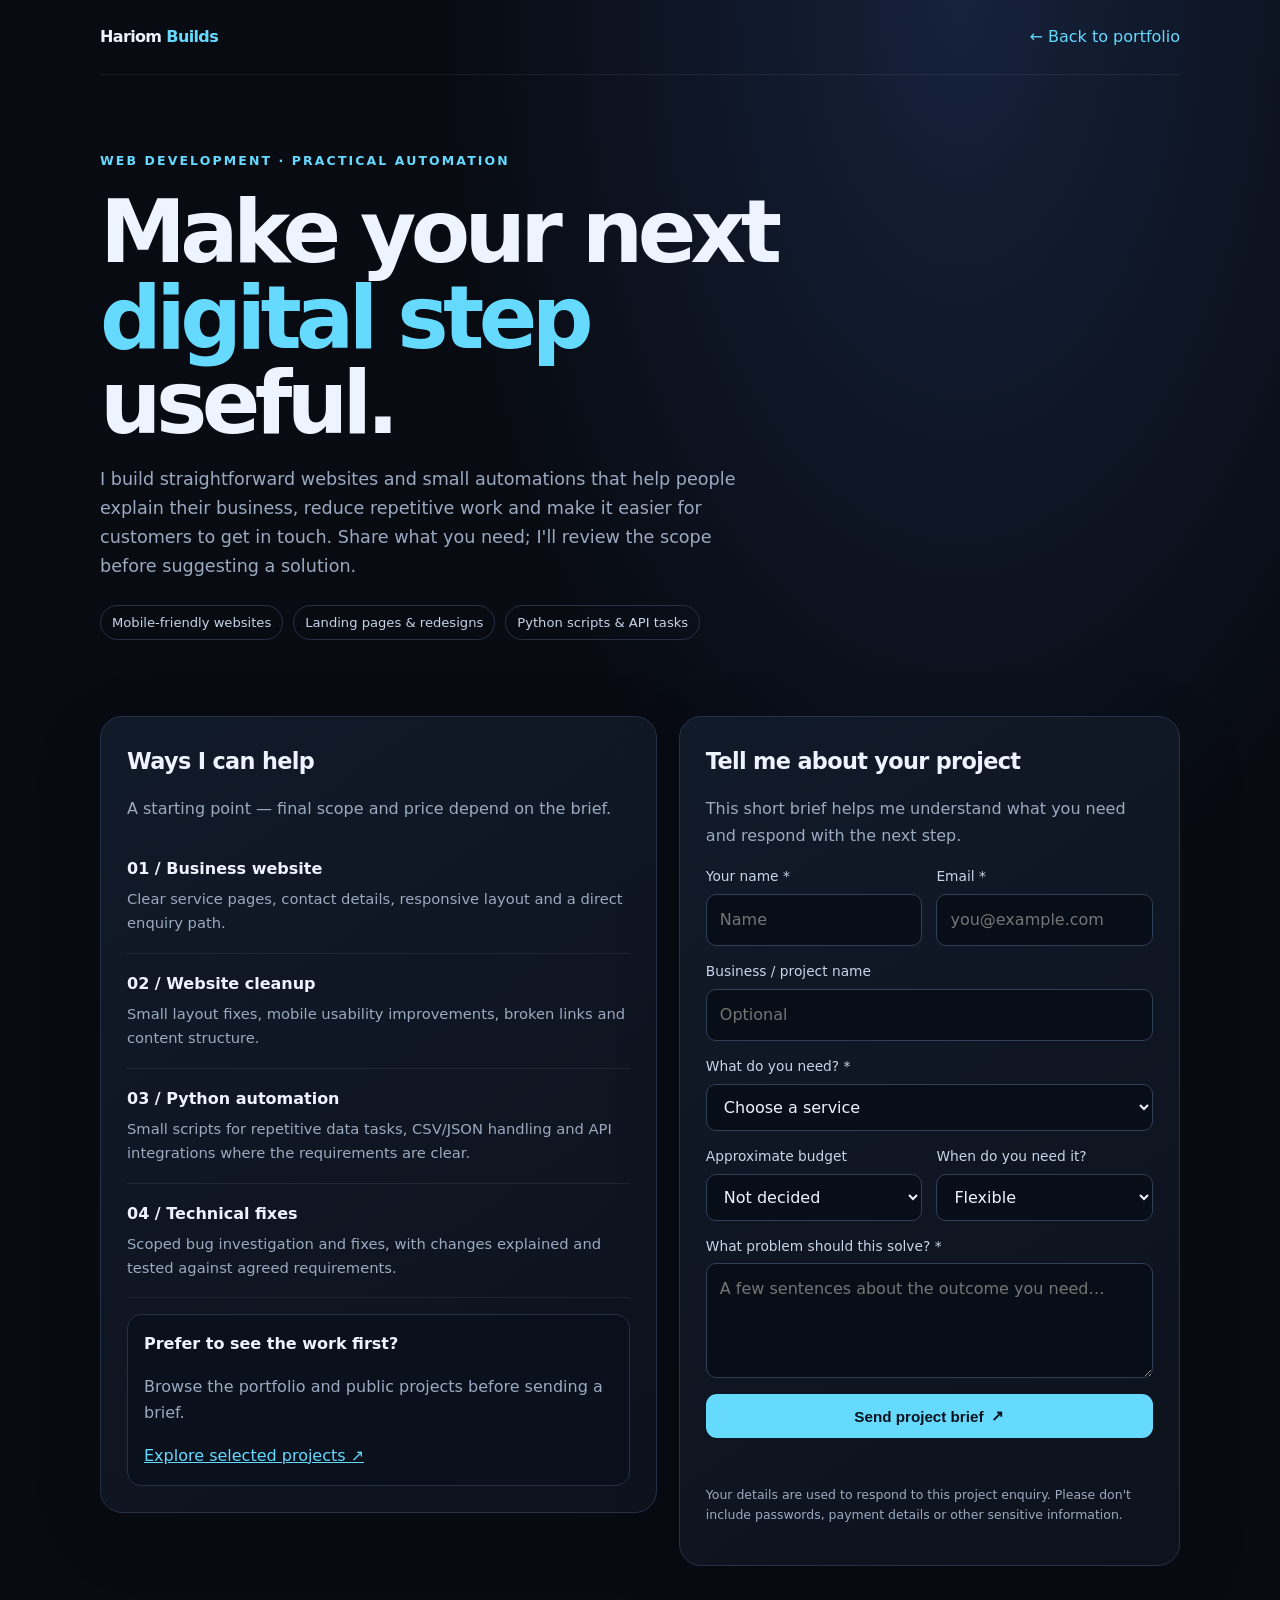
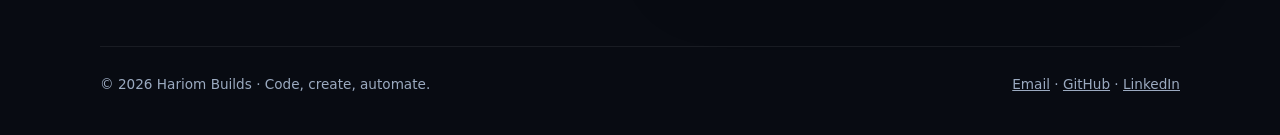
<file: services.html>
<!doctype html>
<html lang="en">
<head>
<meta charset="utf-8"><meta name="viewport" content="width=device-width,initial-scale=1">
<title>Website Development & Automation Services | Hariom Builds</title>
<meta name="description" content="Need a clean business website, mobile fixes or a small Python automation? Tell Hariom Builds what you need and get a clear, no-pressure project estimate.">
<meta name="robots" content="index,follow">
<link rel="canonical" href="https://hariom-professional-portfolio.vercel.app/services.html">
<meta property="og:title" content="Website & Automation Services — Hariom Builds">
<meta property="og:description" content="Practical websites and small automations for real business problems. Share your project brief.">
<meta property="og:type" content="website">
<meta property="og:url" content="https://hariom-professional-portfolio.vercel.app/services.html">
<style>
:root{color-scheme:dark;--bg:#080b12;--panel:#101722;--line:#253246;--text:#eef4ff;--muted:#9baac0;--blue:#66d9ff;--violet:#a7a1ff}*{box-sizing:border-box}body{margin:0;background:radial-gradient(ellipse at 75% 0%,#15223b 0,transparent 38%),var(--bg);color:var(--text);font:16px/1.65 Inter,ui-sans-serif,system-ui,-apple-system,sans-serif}a{color:inherit}.wrap{width:min(1080px,calc(100% - 36px));margin:auto}.nav{display:flex;justify-content:space-between;align-items:center;padding:24px 0;border-bottom:1px solid #ffffff12}.logo{text-decoration:none;font-weight:800;letter-spacing:-.04em}.logo span{color:var(--blue)}.nav a:last-child{color:var(--blue);text-decoration:none}.hero{padding:76px 0 52px;max-width:780px}.eyebrow{color:var(--blue);font-size:.78rem;letter-spacing:.17em;text-transform:uppercase;font-weight:700}.hero h1{font-size:clamp(2.6rem,7vw,5.4rem);line-height:.99;letter-spacing:-.065em;margin:18px 0}.hero h1 span{color:var(--blue)}.hero p{color:var(--muted);font-size:1.1rem;max-width:650px}.proof{display:flex;flex-wrap:wrap;gap:10px;margin:24px 0}.proof span,.tag{border:1px solid var(--line);border-radius:999px;padding:6px 11px;color:#c7d5e8;font-size:.82rem}.grid{display:grid;grid-template-columns:1fr .9fr;gap:22px;align-items:start;margin-bottom:80px}.panel{background:linear-gradient(145deg,#111a29,#0d121c);border:1px solid var(--line);border-radius:22px;padding:26px;box-shadow:0 20px 70px #0002}.panel h2{font-size:1.4rem;letter-spacing:-.03em;margin:0 0 6px}.muted{color:var(--muted)}.service{padding:17px 0;border-bottom:1px solid #ffffff12}.service:last-child{border:0}.service h3{margin:0;font-size:1rem}.service p{margin:5px 0 0;color:var(--muted);font-size:.92rem}.form-grid{display:grid;grid-template-columns:1fr 1fr;gap:14px}.field{display:flex;flex-direction:column;gap:6px}.field.full{grid-column:1/-1}label{font-size:.86rem;color:#c7d5e8}input,select,textarea{width:100%;background:#080e17;color:var(--text);border:1px solid #304058;border-radius:10px;padding:12px 13px;font:inherit;outline:none}input:focus,select:focus,textarea:focus{border-color:var(--blue);box-shadow:0 0 0 3px #66d9ff1a}textarea{min-height:115px;resize:vertical}button,.btn{border:0;border-radius:11px;background:var(--blue);color:#06111b;padding:13px 18px;font-weight:800;font-size:.95rem;cursor:pointer;text-decoration:none;display:inline-flex;justify-content:center;align-items:center;gap:8px}button:disabled{opacity:.6;cursor:wait}.submit{width:100%;margin-top:16px}.status{font-size:.9rem;margin-top:12px;color:var(--blue);min-height:1.4em}.fine{font-size:.78rem;color:var(--muted)}.side-cta{margin-top:16px;padding:16px;border-radius:14px;background:#0a111d;border:1px solid var(--line)}.side-cta a{color:var(--blue)}footer{padding:26px 0 40px;border-top:1px solid #ffffff12;color:var(--muted);font-size:.85rem;display:flex;justify-content:space-between;gap:14px;flex-wrap:wrap}@media(max-width:760px){.grid{grid-template-columns:1fr}.hero{padding-top:54px}.panel{padding:20px}}@media(max-width:460px){.form-grid{grid-template-columns:1fr}.field.full{grid-column:auto}.wrap{width:min(100% - 26px,1080px)}}
</style>
</head>
<body><div class="wrap">
<nav class="nav"><a class="logo" href="./">Hariom <span>Builds</span></a><a href="./">← Back to portfolio</a></nav>
<header class="hero"><div class="eyebrow">WEB DEVELOPMENT · PRACTICAL AUTOMATION</div><h1>Make your next<br><span>digital step</span> useful.</h1><p>I build straightforward websites and small automations that help people explain their business, reduce repetitive work and make it easier for customers to get in touch. Share what you need; I'll review the scope before suggesting a solution.</p><div class="proof"><span>Mobile-friendly websites</span><span>Landing pages & redesigns</span><span>Python scripts & API tasks</span></div></header>
<main class="grid"><section class="panel"><h2>Ways I can help</h2><p class="muted">A starting point — final scope and price depend on the brief.</p>
<div class="service"><h3>01 / Business website</h3><p>Clear service pages, contact details, responsive layout and a direct enquiry path.</p></div>
<div class="service"><h3>02 / Website cleanup</h3><p>Small layout fixes, mobile usability improvements, broken links and content structure.</p></div>
<div class="service"><h3>03 / Python automation</h3><p>Small scripts for repetitive data tasks, CSV/JSON handling and API integrations where the requirements are clear.</p></div>
<div class="service"><h3>04 / Technical fixes</h3><p>Scoped bug investigation and fixes, with changes explained and tested against agreed requirements.</p></div>
<div class="side-cta"><strong>Prefer to see the work first?</strong><p class="muted">Browse the portfolio and public projects before sending a brief.</p><a href="./#projects">Explore selected projects ↗</a></div>
</section>
<section class="panel"><h2>Tell me about your project</h2><p class="muted">This short brief helps me understand what you need and respond with the next step.</p>
<form id="lead-form">
<div class="form-grid">
<div class="field"><label for="name">Your name *</label><input id="name" name="name" autocomplete="name" required maxlength="100" placeholder="Name"></div>
<div class="field"><label for="email">Email *</label><input id="email" name="email" type="email" autocomplete="email" required maxlength="160" placeholder="you@example.com"></div>
<div class="field full"><label for="business">Business / project name</label><input id="business" name="business" maxlength="140" placeholder="Optional"></div>
<div class="field full"><label for="service">What do you need? *</label><select id="service" name="service" required><option value="">Choose a service</option><option>Business website</option><option>Landing page</option><option>Website redesign / bug fix</option><option>Python automation</option><option>API integration</option><option>Not sure yet</option></select></div>
<div class="field"><label for="budget">Approximate budget</label><select id="budget" name="budget"><option value="">Not decided</option><option>Under ₹3,000</option><option>₹3,000–₹7,000</option><option>₹7,000–₹15,000</option><option>₹15,000+</option></select></div>
<div class="field"><label for="timeline">When do you need it?</label><select id="timeline" name="timeline"><option value="">Flexible</option><option>Within a week</option><option>Within 2–4 weeks</option><option>Later / exploring</option></select></div>
<div class="field full"><label for="details">What problem should this solve? *</label><textarea id="details" name="details" required minlength="10" maxlength="3000" placeholder="A few sentences about the outcome you need…"></textarea></div>
<div class="field full" style="position:absolute;left:-10000px" aria-hidden="true"><label for="website">Leave this field empty</label><input id="website" name="_honey" tabindex="-1" autocomplete="off"></div>
</div>
<button class="submit" id="submit" type="submit">Send project brief <span aria-hidden="true">↗</span></button>
<p class="status" id="status" role="status" aria-live="polite"></p>
<p class="fine">Your details are used to respond to this project enquiry. Please don't include passwords, payment details or other sensitive information.</p>
</form>
</section></main>
<footer><span>© 2026 Hariom Builds · Code, create, automate.</span><span><a href="mailto:hariompatel.dev@gmail.com">Email</a> · <a href="https://github.com/pateljiop">GitHub</a> · <a href="https://linkedin.com/in/pateljiop">LinkedIn</a></span></footer>
</div>
<script>
const form=document.getElementById('lead-form'),statusEl=document.getElementById('status'),submit=document.getElementById('submit');
form.addEventListener('submit',async e=>{e.preventDefault();if(!form.reportValidity())return;const data=Object.fromEntries(new FormData(form).entries());if(data._honey){statusEl.textContent='Unable to submit this request.';return;}submit.disabled=true;submit.textContent='Sending…';statusEl.textContent='Submitting your project brief…';try{const res=await fetch('https://formsubmit.co/ajax/hariompatel.dev@gmail.com',{method:'POST',headers:{'Content-Type':'application/json',Accept:'application/json'},body:JSON.stringify({...data,_subject:'New Hariom Builds project enquiry',_template:'table'})});const result=await res.json();if(!res.ok||result.success===false)throw new Error('submit failed');form.reset();statusEl.textContent='Thanks — your brief was sent. If this is the first submission, check your inbox for FormSubmit activation and complete it so future enquiries can reach you.';}catch(err){statusEl.textContent='The online form could not send right now. Please email hariompatel.dev@gmail.com with your project brief.';}finally{submit.disabled=false;submit.innerHTML='Send project brief <span aria-hidden="true">↗</span>';}})
</script></body></html>
</file>
